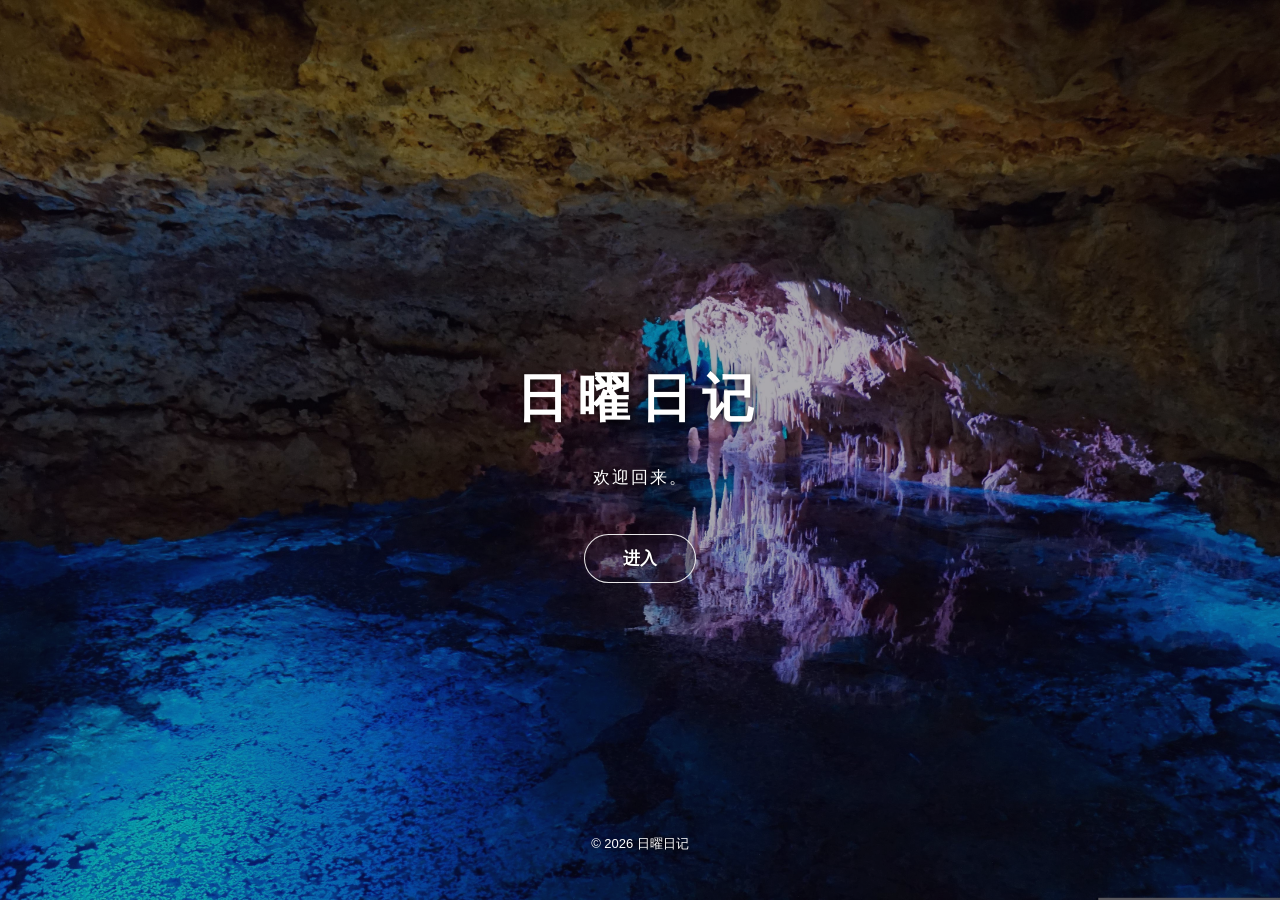
<file: index.html>
<!DOCTYPE html>

<html lang="zh-CN">

<head>
    <meta charset="UTF-8">
    <meta name="viewport" content="width=device-width, initial-scale=1.0">

    <title>日曜日记</title>

    <script>
    // 检查本次浏览是否已经播放过开场
    if (sessionStorage.getItem("openingPlayed") !== "true") {
        window.location.replace("opening.html");
    }
    </script>

    <link rel="stylesheet" href="style.css">
</head>

<body class="home-page">

    
<header>
    <h1>日曜日记</h1>
    <p>好久不见。</p>

    <nav>
        <a href="index.html">首页</a>
        <a href="pages/daybreakdiary.html">日曜日记</a>
        <a href="pages/journal.html">创作日志</a>
        <a href="pages/contact.html">联系方式</a>
    </nav>
</header>


    <main>
        <section class="content-box">
        <h2>你好。</h2>
        <p>这里是日曜日的个人主页。</p>
        <p>想要了解更多的话，请点击上方的标签。</p>
        </section>

        <section class="content-box">
        <h2>这里有什么？</h2>
        <p>
        我在这里发布了我的第一篇视觉小说《日曜日记》。<br>
        感兴趣的话，可以点击上方标签页获取。<br>
        《日曜日记》是一款轻松日常向furry视觉小说，游戏内讲述了胆小内向的猫兽人日曜日在放弃旧工作，独自一人前往“洛沃德”，与众多新朋友相识后发生的故事。<br>
        《日曜日记：本应遗忘的夜晚》是我在言语肇始FVN GameJam 中的作品，仅作为正篇的补充内容。<br>
        《日曜日记》将以连载形式发布，发布平台包括但不限于itch.io。
        </p>
        </section>

        <section class="content-box">
        <h2>如果你想的话</h2>
        <p>
        这里有一些我唱过的歌<br>
            <a class="image-link" href="https://www.bilibili.com/video/BV1vwsW6xEZi/?share_source=copy_web&vd_source=5a44c4506f3620c14fe628024cfb1d9b">
            <img src="images/yakusoku1.jpg" alt="约束">
            </a>
        </p>
        </section>
    </main>

    <footer>
        <p>© 2026 日曜日记</p>
    </footer>

    <script src="main.js"></script>

</body>

</html>
</file>
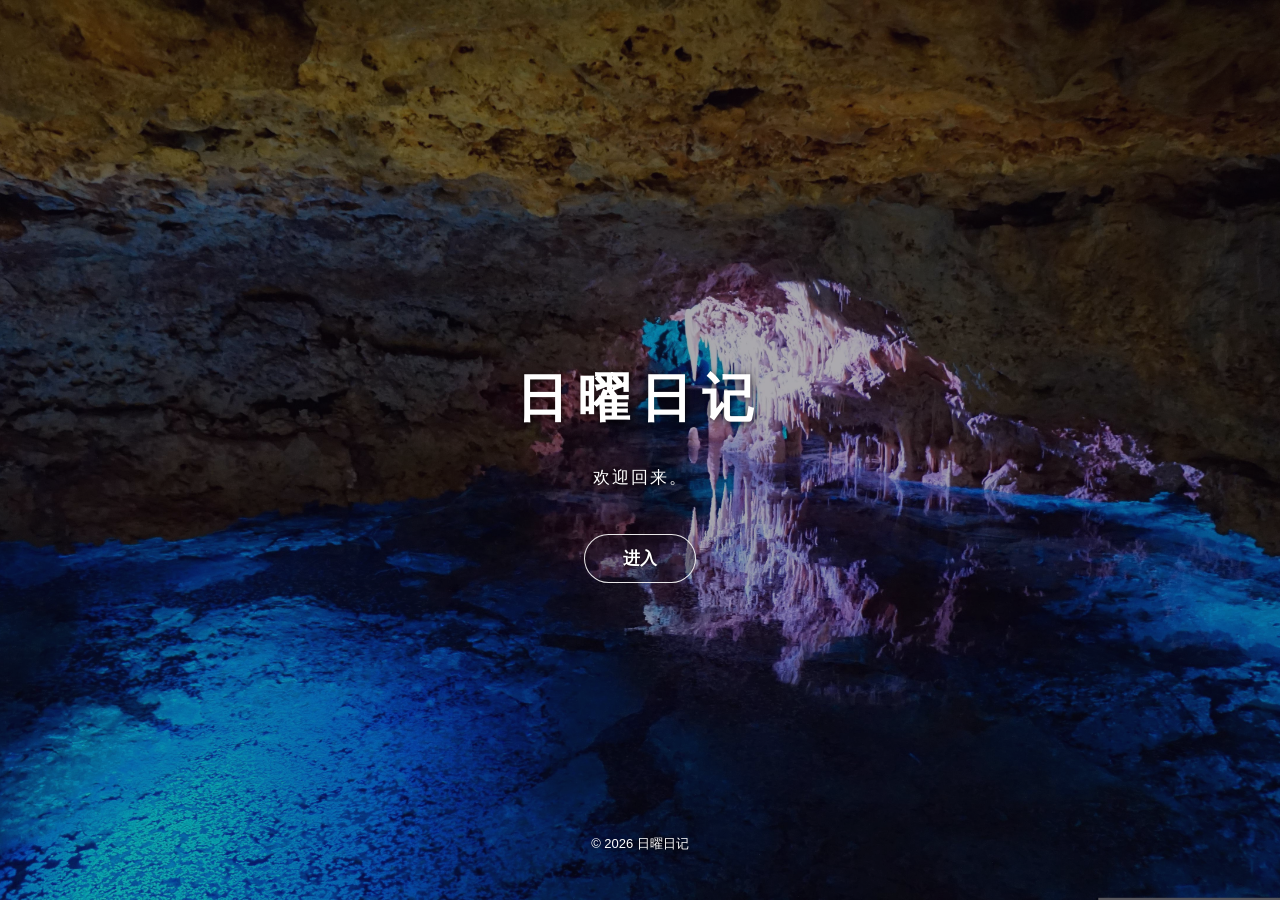
<file: opening.html>
<!DOCTYPE html>
<html lang="zh-CN">
<head>
    <meta charset="UTF-8">
    <meta name="viewport" content="width=device-width, initial-scale=1.0">
    <title>日曜日记</title>
    <link rel="stylesheet" href="style.css">
</head>
<body>

    <main class="opening-screen">

        <div class="opening-content">
            <h1>日曜日记</h1>
            <p>欢迎回来。</p>

            <button id="start-button">进入</button>
        </div>

        <footer class="opening-footer">
            © 2026 日曜日记
        </footer>

    </main>

    <script src="main.js"></script>
</body>
</html>
</file>
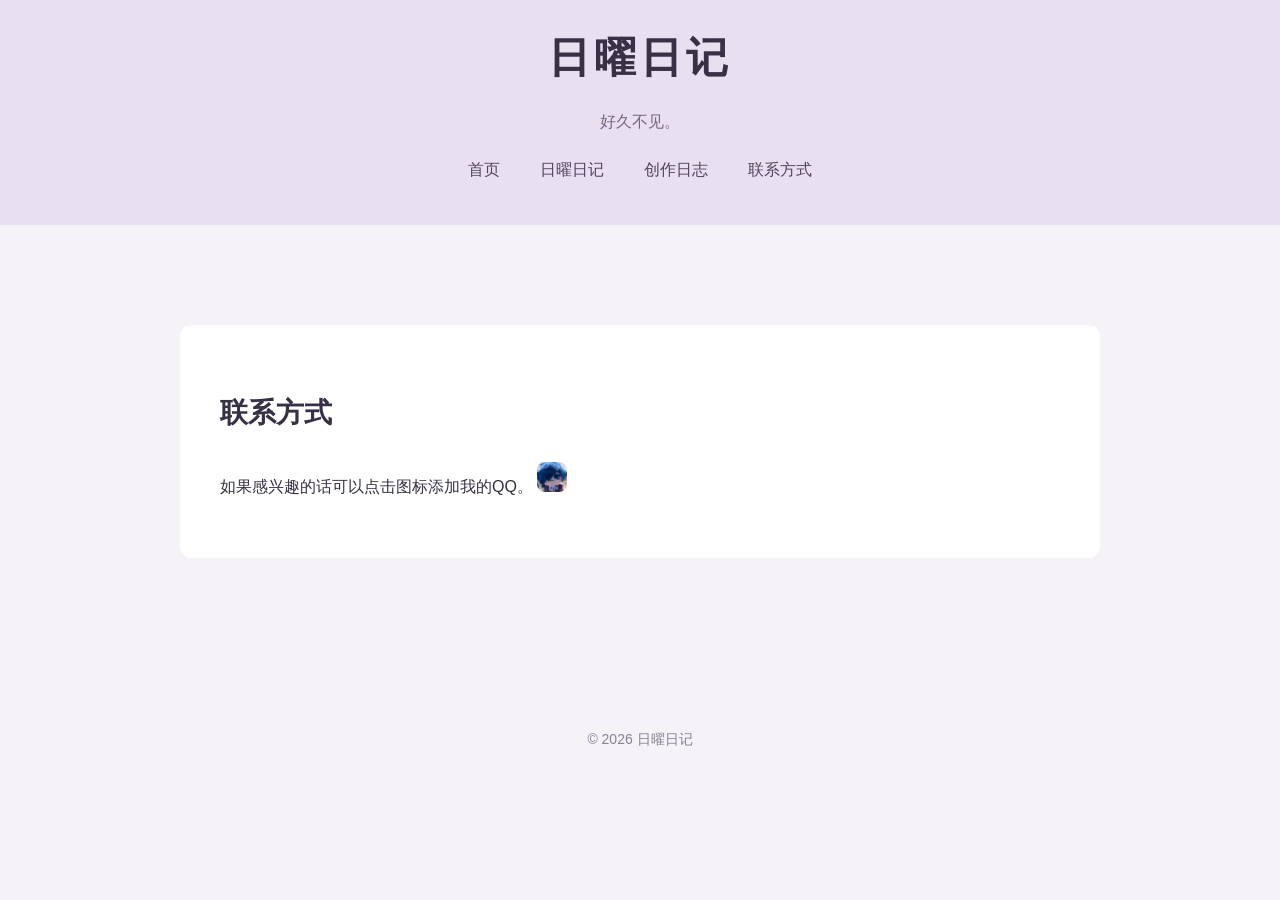
<file: pages/contact.html>
<!DOCTYPE html>
<html lang="zh-CN">
<head>
    <meta charset="UTF-8">
    <meta name="viewport" content="width=device-width, initial-scale=1.0">

    <title>日曜日记 - 联系方式</title>

    <link rel="stylesheet" href="../style.css">
</head>

<body>

    <header>
        <h1>日曜日记</h1>
        <p>好久不见。</p>

        <nav>
            <a href="../index.html">首页</a>
            <a href="daybreakdiary.html">日曜日记</a>
            <a href="journal.html">创作日志</a>
            <a href="contact.html">联系方式</a>
        </nav>
    </header>

    <main>
        <section class="content-box">
        <h2>联系方式</h2>

        <p>
            如果感兴趣的话可以点击图标添加我的QQ。
            <a class="qq-button" href="https://qm.qq.com/q/5vl8G8Chgs">
            <img src="../images/QQimage.jpg" alt="点击添加好友">
            </a>
        </p>
        </section>
    </main>

    <footer>
        <p>© 2026 日曜日记</p>
    </footer>

</body>
</html>
</file>
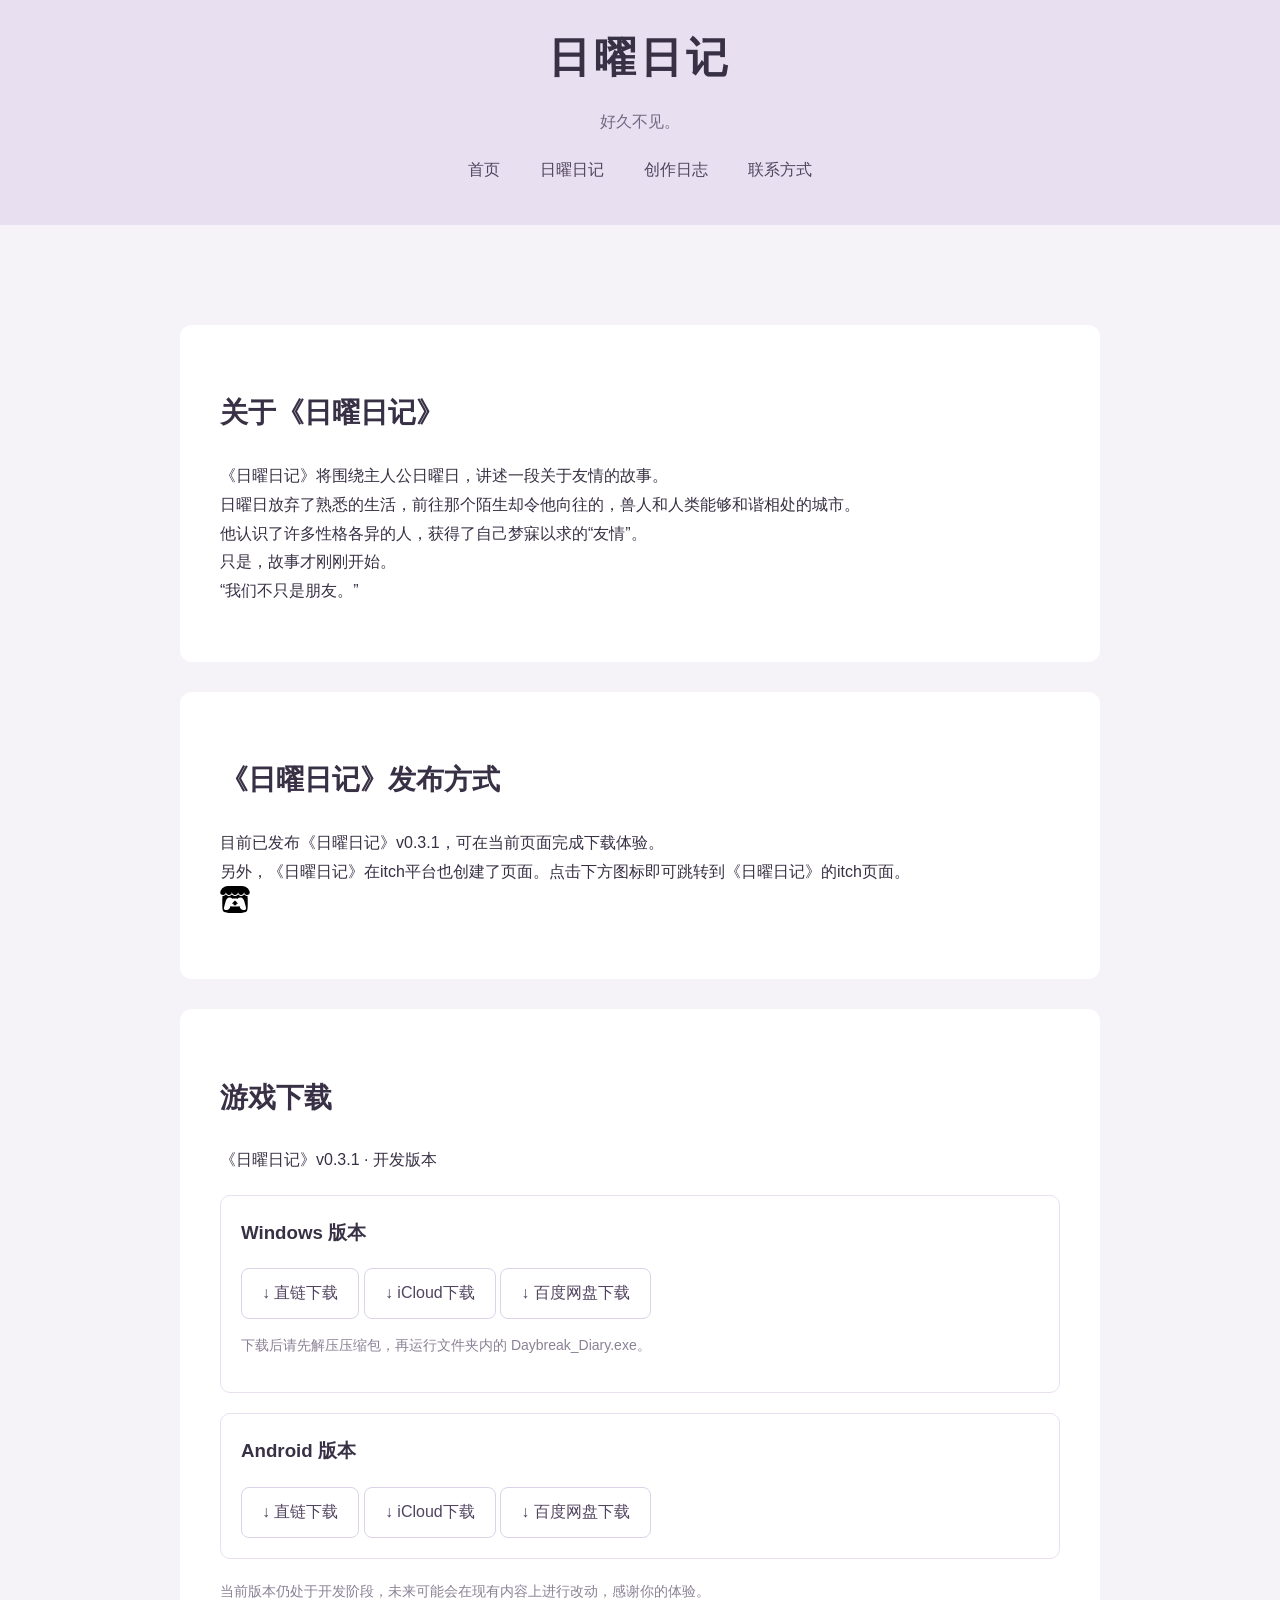
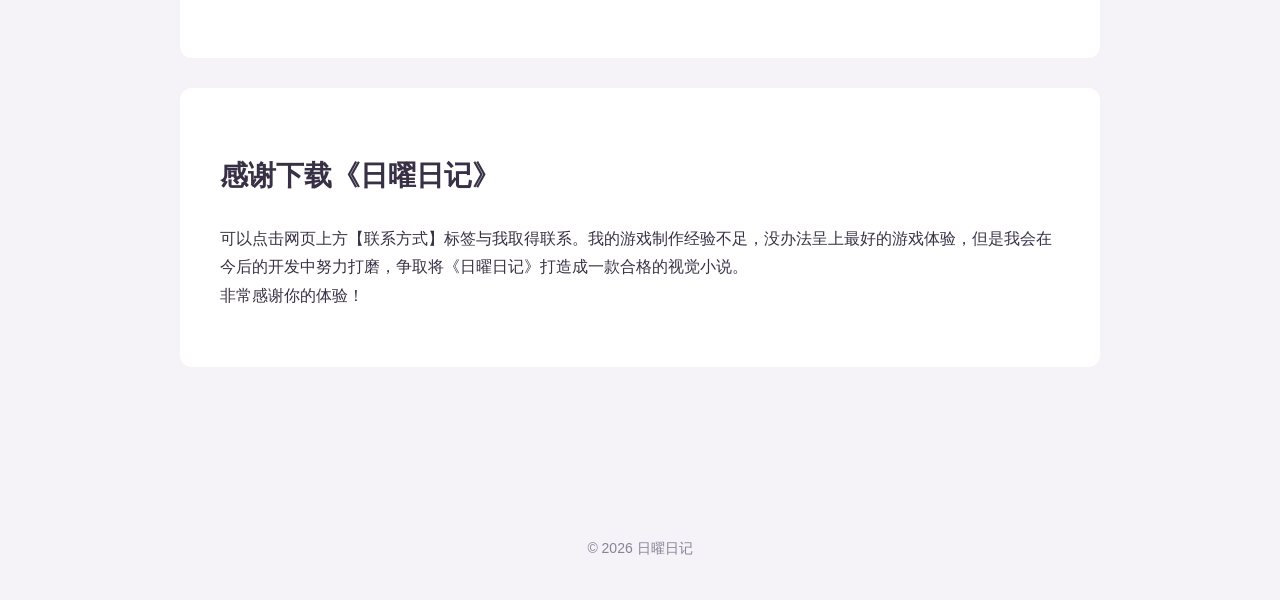
<file: pages/daybreakdiary.html>
<!DOCTYPE html>
<html lang="zh-CN">
<head>
    <meta charset="UTF-8">
    <meta name="viewport" content="width=device-width, initial-scale=1.0">

    <title>日曜日记 - 企划介绍</title>

    <link rel="stylesheet" href="../style.css">
</head>

<body>

    <header>
        <h1>日曜日记</h1>
        <p>好久不见。</p>

        <nav>
            <a href="../index.html">首页</a>
            <a href="daybreakdiary.html">日曜日记</a>
            <a href="journal.html">创作日志</a>
            <a href="contact.html">联系方式</a>
        </nav>
    </header>

    <main>
        <section class="content-box">
        <h2>关于《日曜日记》</h2>
        <p>
            《日曜日记》将围绕主人公日曜日，讲述一段关于友情的故事。<br>
            日曜日放弃了熟悉的生活，前往那个陌生却令他向往的，兽人和人类能够和谐相处的城市。<br>
            他认识了许多性格各异的人，获得了自己梦寐以求的“友情”。<br>
            只是，故事才刚刚开始。<br>
            “我们不只是朋友。”
        </p>
        </section>


        <section class="content-box">
        <h2>《日曜日记》发布方式</h2>
        <p>
            目前已发布《日曜日记》v0.3.1，可在当前页面完成下载体验。<br>
            另外，《日曜日记》在itch平台也创建了页面。点击下方图标即可跳转到《日曜日记》的itch页面。<br>
            <a class="qq-button" href="https://rin070.itch.io/">
            <img src="../images/itchio-textless-black.svg" alt="点击跳转到下载页。">
            </a>
        </p>
        </section>



        <section class="content-box download-box">
            <h2>游戏下载</h2>
            <p>《日曜日记》v0.3.1 · 开发版本</p>

            <div class="download-item">
                <h3>Windows 版本</h3>
                <a
                    class="download-link"
                    href="https://github.com/sugizawa/N1youbiWeb/releases/download/v0.3.1/Daybreak_Dairy-0.3.1-win.zip"
                >
                    ↓ 直链下载
                </a>
                <a
                    class="download-link"
                    href="https://www.icloud.com.cn/iclouddrive/01eSys67A2YdA52kL83ODSALw#Daybreak%5FDairy-0.3.1-win"
                >
                    ↓ iCloud下载
                </a>
                <a
                    class="download-link"
                    href="https://pan.baidu.com/s/1OC_9L1uIErAsyf57OJmk0A?pwd=SGZW"
                >
                    ↓ 百度网盘下载
                </a>
                <p class="download-note">
                    下载后请先解压压缩包，再运行文件夹内的 Daybreak_Diary.exe。
                </p>
            </div>

            <div class="download-item">
                <h3>Android 版本</h3>
                <a
                    class="download-link"
                    href="https://github.com/sugizawa/N1youbiWeb/releases/download/v0.3.1/com.n1youbi.daybreakdiary-0.3.1-1795033788-release.apk"
                >
                    ↓ 直链下载
                </a>
                <a
                    class="download-link"
                    href="https://www.icloud.com.cn/iclouddrive/08ecTuP4A9HgM4SBqB7lDwWFA#com.n1youbi.daybreakdiary-0.3.1-1795033788-release"
                >
                    ↓ iCloud下载
                </a>
                <a
                    class="download-link"
                    href="https://pan.baidu.com/s/12cm5G3uyBxCqAuAbg5wAew?pwd=SGZW"
                >
                    ↓ 百度网盘下载
                </a>
            </div>

            <p class="download-note">
                当前版本仍处于开发阶段，未来可能会在现有内容上进行改动，感谢你的体验。
            </p>
        </section>



        <section class="content-box">
        <h2>感谢下载《日曜日记》</h2>
        <p>
            可以点击网页上方【联系方式】标签与我取得联系。我的游戏制作经验不足，没办法呈上最好的游戏体验，但是我会在今后的开发中努力打磨，争取将《日曜日记》打造成一款合格的视觉小说。<br>
            非常感谢你的体验！
        </p>
        </section>

    </main>

    <footer>
        <p>© 2026 日曜日记</p>
    </footer>

</body>
</html>
</file>
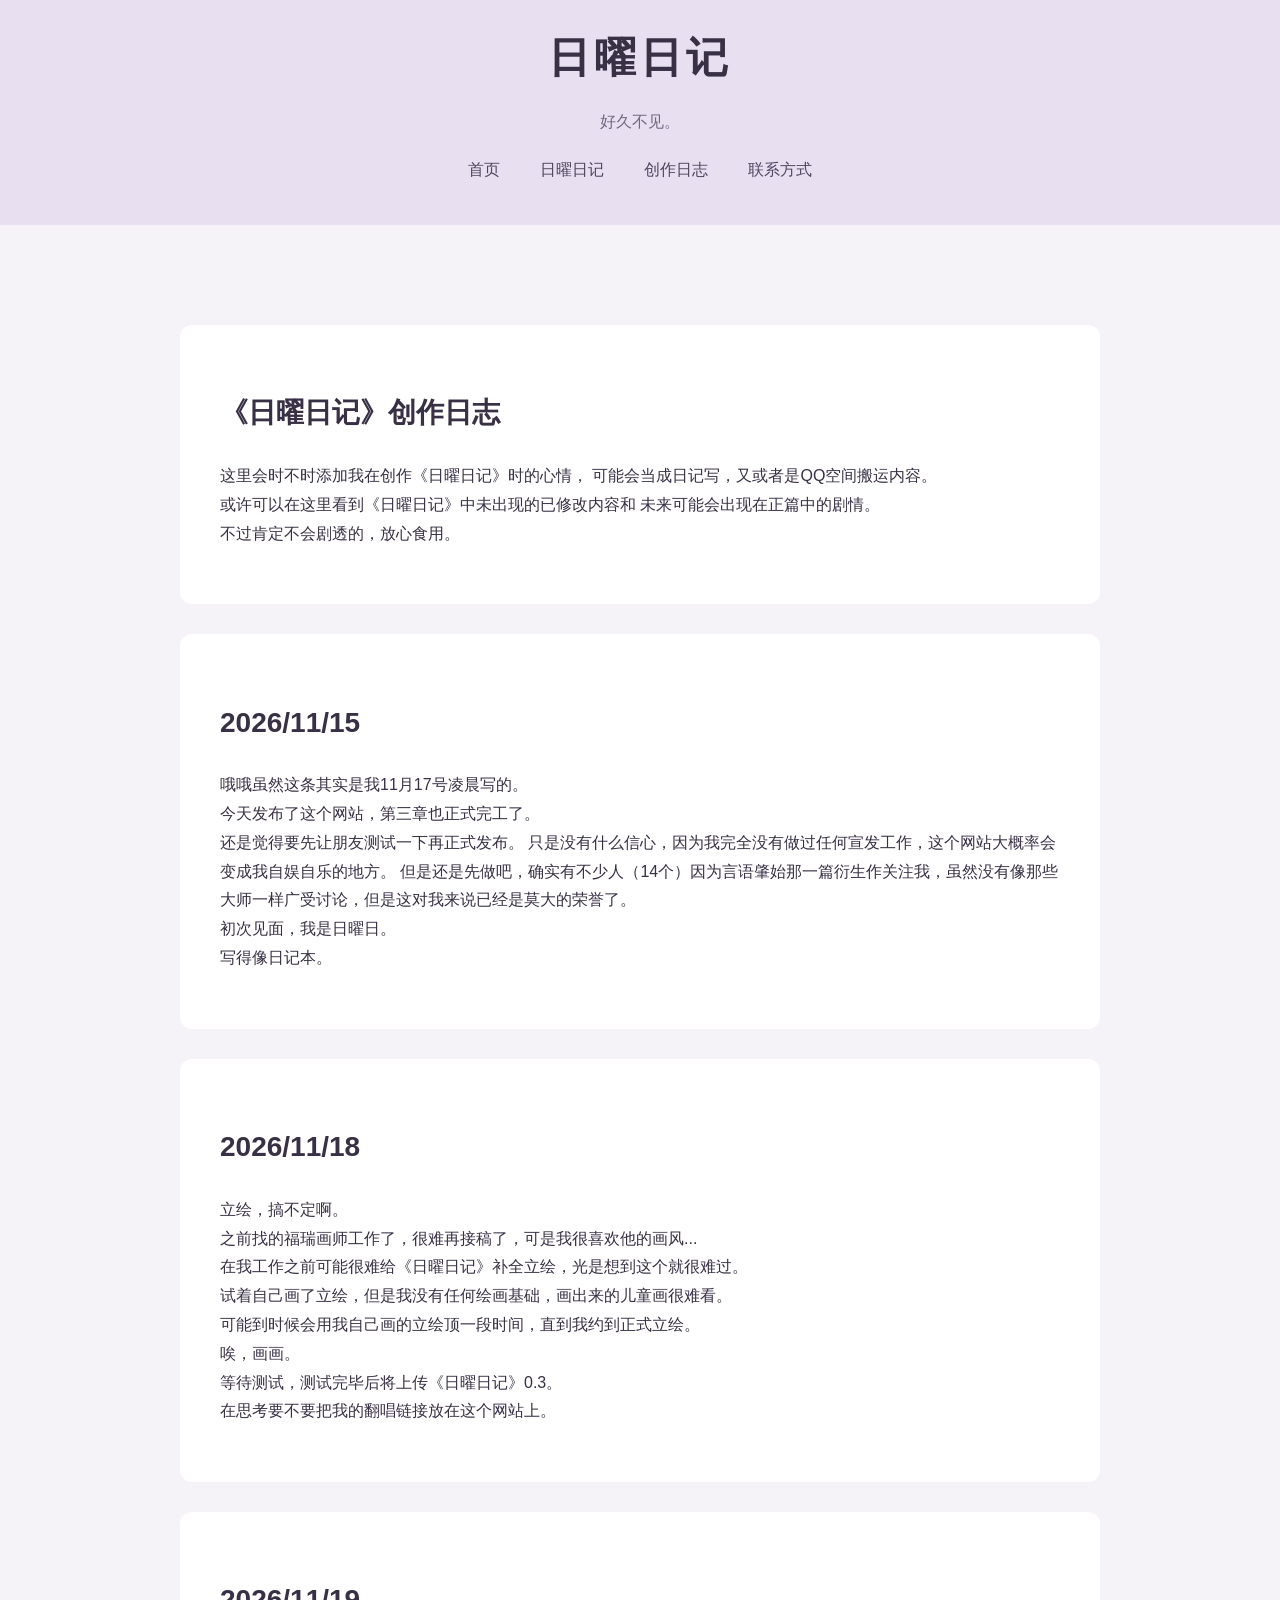
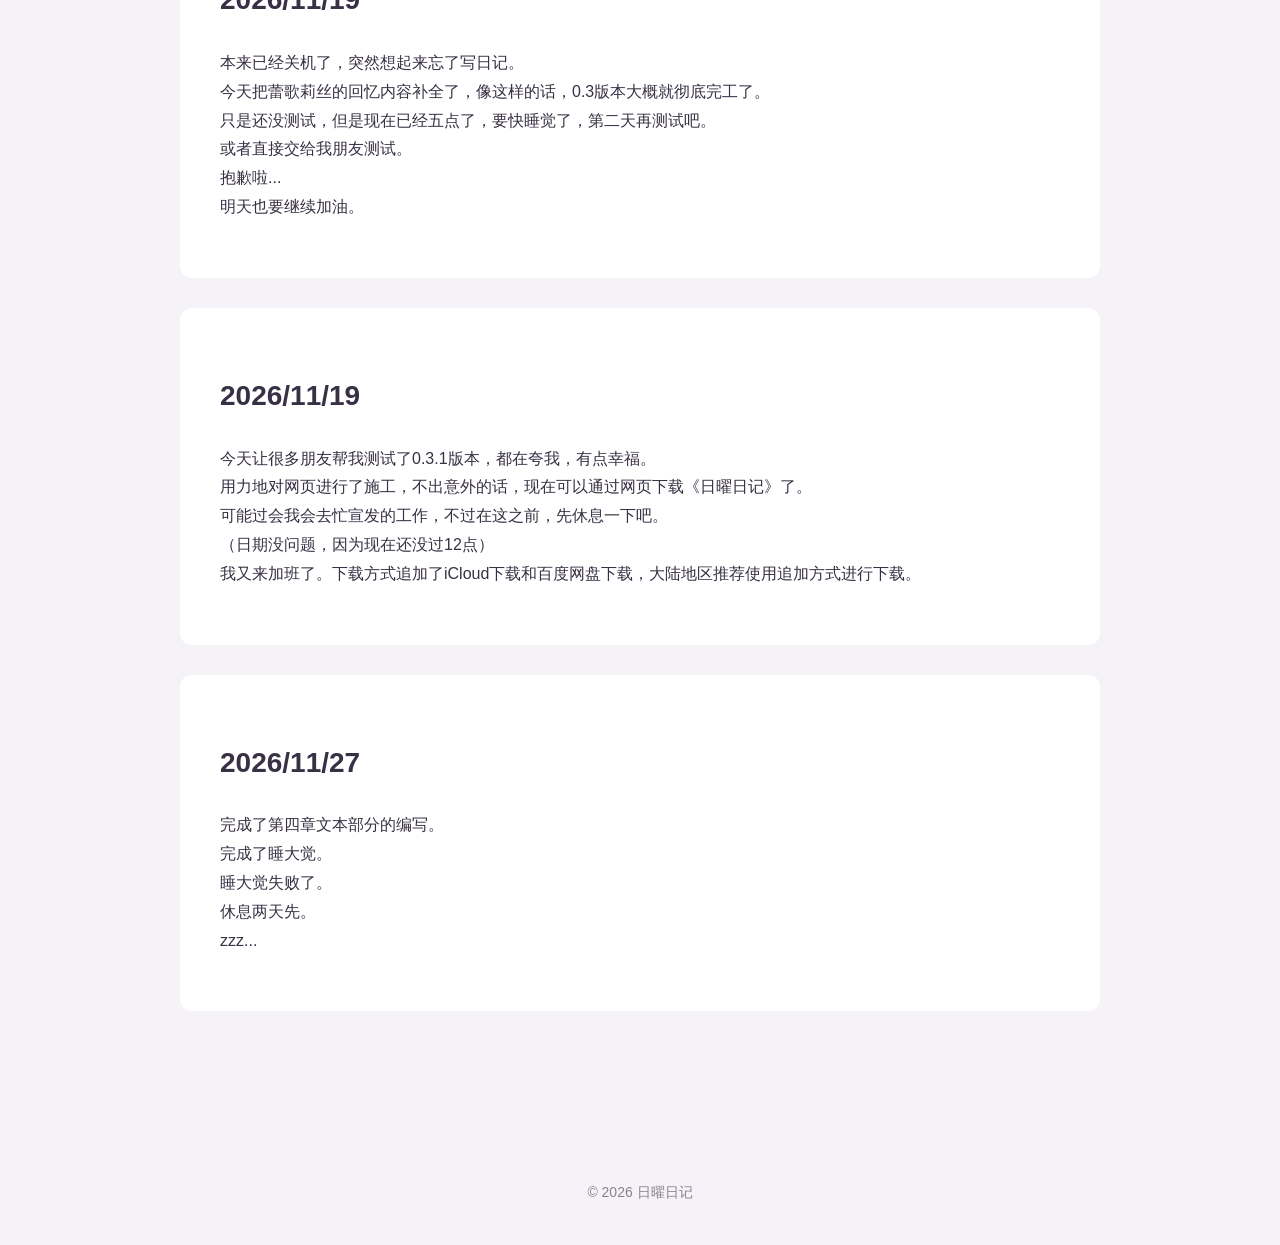
<file: pages/journal.html>
<!DOCTYPE html>
<html lang="zh-CN">
<head>
    <meta charset="UTF-8">
    <meta name="viewport" content="width=device-width, initial-scale=1.0">

    <title>日曜日记 - 创作日志</title>

    <link rel="stylesheet" href="../style.css">
</head>

<body>

    <header>
        <h1>日曜日记</h1>
        <p>好久不见。</p>

        <nav>
            <a href="../index.html">首页</a>
            <a href="daybreakdiary.html">日曜日记</a>
            <a href="journal.html">创作日志</a>
            <a href="contact.html">联系方式</a>
        </nav>
    </header>

    <main>
        <section class="content-box">
        <h2>《日曜日记》创作日志</h2>

        <p>
            这里会时不时添加我在创作《日曜日记》时的心情，
            可能会当成日记写，又或者是QQ空间搬运内容。<br>
            或许可以在这里看到《日曜日记》中未出现的已修改内容和
            未来可能会出现在正篇中的剧情。<br>
            不过肯定不会剧透的，放心食用。
        </p>
        </section>

        <section class="content-box">
        <h2>2026/11/15</h2>
        <p>
            哦哦虽然这条其实是我11月17号凌晨写的。<br>
            今天发布了这个网站，第三章也正式完工了。<br>
            还是觉得要先让朋友测试一下再正式发布。
            只是没有什么信心，因为我完全没有做过任何宣发工作，这个网站大概率会变成我自娱自乐的地方。
            但是还是先做吧，确实有不少人（14个）因为言语肇始那一篇衍生作关注我，虽然没有像那些大师一样广受讨论，但是这对我来说已经是莫大的荣誉了。<br>
            初次见面，我是日曜日。<br>
            写得像日记本。
        </p>
        </section>


        <section class="content-box">
        <h2>2026/11/18</h2>
        <p>
            立绘，搞不定啊。<br>
            之前找的福瑞画师工作了，很难再接稿了，可是我很喜欢他的画风...<br>
            在我工作之前可能很难给《日曜日记》补全立绘，光是想到这个就很难过。<br>
            试着自己画了立绘，但是我没有任何绘画基础，画出来的儿童画很难看。<br>
            可能到时候会用我自己画的立绘顶一段时间，直到我约到正式立绘。<br>
            唉，画画。<br>
            等待测试，测试完毕后将上传《日曜日记》0.3。<br>
            在思考要不要把我的翻唱链接放在这个网站上。
        </p>
        </section>

        <section class="content-box">
        <h2>2026/11/19</h2>
        <p>
            本来已经关机了，突然想起来忘了写日记。<br>
            今天把蕾歌莉丝的回忆内容补全了，像这样的话，0.3版本大概就彻底完工了。<br>
            只是还没测试，但是现在已经五点了，要快睡觉了，第二天再测试吧。<br>
            或者直接交给我朋友测试。<br>
            抱歉啦...<br>
            明天也要继续加油。
        </p>
        </section>

        <section class="content-box">
        <h2>2026/11/19</h2>
        <p>
            今天让很多朋友帮我测试了0.3.1版本，都在夸我，有点幸福。<br>
            用力地对网页进行了施工，不出意外的话，现在可以通过网页下载《日曜日记》了。<br>
            可能过会我会去忙宣发的工作，不过在这之前，先休息一下吧。<br>
            （日期没问题，因为现在还没过12点）<br>
            我又来加班了。下载方式追加了iCloud下载和百度网盘下载，大陆地区推荐使用追加方式进行下载。
        </p>
        </section>

        <section class="content-box">
        <h2>2026/11/27</h2>
        <p>
            完成了第四章文本部分的编写。<br>
            完成了睡大觉。<br>
            睡大觉失败了。<br>
            休息两天先。<br>
            zzz...

        </p>
        </section>


    </main>

    <footer>
        <p>© 2026 日曜日记</p>
    </footer>

</body>
</html>
</file>
<file: style.css>
/* 全局基础设置 */
* {
    box-sizing: border-box;
}

body {
    margin: 0;
    font-family: "Microsoft YaHei", sans-serif;
    background-color: #f5f2f8;
    color: #383044;
    line-height: 1.8;
}

/* 页面顶部 */
header {
    padding: 20px 40px;
    text-align: center;
    background-color: #e8e0f0;
}

header h1 {
    font-size: 42px;
    margin: 0;
    letter-spacing: 4px;
}

header p {
    margin-top: 12px;
    color: #746783;
}

/* 页面主要内容 */
main {
    max-width: 1000px;
    margin: 60px auto;
    padding: 40px;
    background-color: transparent;
    border-radius: 12px;
}

main h2 {
    font-size: 28px;
}

/* 页面底部 */
footer {
    padding: 25px;
    text-align: center;
    color: #8b8195;
    font-size: 14px;
}


/* 顶部导航栏 */
nav {
    margin-top: 20px;
    display: flex;
    justify-content: center;
    gap: 40px;
    margin-bottom: 20px;
}

nav a {
    color: #514460;
    text-decoration: none;
    font-size: 16px;
    transition: color 0.2s;
}

nav a:hover {
    color: #a17ac4;
}

.qq-button img {
    width: 30px;
    height: auto;
    border-radius: 8px;
    transition: transform 0.2s;
}

.qq-button img:hover {
    transform: scale(1.05);
}




/* 开幕画面 */
.opening-screen {
    position: fixed;
    inset: 0;

    width: 100%;
    height: 100vh;
    min-height: 100%;

    /* 覆盖原本 main 的样式 */
    max-width: none;
    margin: 0;
    padding: 0;
    border-radius: 0;
    background-color: transparent;

    /* 背景图片 */
    background-image: url("images/opening-bg.jpg");
    background-size: cover;
    background-position: center;
    background-repeat: no-repeat;

    display: flex;
    flex-direction: column;
    justify-content: center;
    align-items: center;

    position: fixed;
    text-align: center;
    overflow: hidden;
    opacity: 1;
    transition: opacity 1.2s ease;
}

/* 背景遮罩：让文字更容易阅读 */
.opening-screen::before {
    content: "";
    position: absolute;
    inset: 0;
    background: rgba(15, 10, 25, 0.35);
    z-index: 0;
}

/* 标题内容 */
.opening-content {
    position: relative;
    z-index: 1;
    color: white;
    text-shadow: 0 2px 8px rgba(0, 0, 0, 0.8);
}

/* 网站标题 */
.opening-content h1 {
    font-family: "Microsoft YaHei", sans-serif;
    font-size: 52px;
    font-weight: 700;
    letter-spacing: 10px;
    margin-bottom: 18px;
}

/* 副标题 */
.opening-content p {
    font-size: 17px;
    font-weight: 500;
    letter-spacing: 2px;
    margin-bottom: 40px;
}

/* 开始按钮 */
#start-button {
    padding: 12px 38px;
    border: 1px solid rgba(255, 255, 255, 0.9);
    border-radius: 30px;
    background: rgba(20, 15, 30, 0.35);
    color: white;
    font-size: 17px;
    font-weight: 600;
    cursor: pointer;
    text-shadow: 0 1px 4px rgba(0, 0, 0, 0.8);
    transition: background-color 0.2s, transform 0.2s;
}

#start-button:hover {
    background: rgba(255, 255, 255, 0.25);
    transform: scale(1.05);
}

/* 底部版权 */
.opening-footer {
    position: absolute;
    z-index: 1;
    bottom: 20px;
    color: white;
    font-size: 13px;
    text-shadow: 0 2px 5px rgba(0, 0, 0, 0.9);
}
/* 开幕画面淡出 */
.opening-screen.fade-out {
    animation: opening-fade-out 1.2s ease forwards;
    pointer-events: none;
}

@keyframes opening-fade-out {
    from {
        opacity: 1;
    }

    to {
        opacity: 0;
    }
}

/* 首页淡入动画 */
body.home-page {
    opacity: 0;
    animation: home-fade-in 1.2s ease forwards;
}

/* 定义淡入过程 */
@keyframes home-fade-in {
    from {
        opacity: 0;
    }

    to {
        opacity: 1;
    }
}

/* 开幕画面淡入 */
.opening-screen {
    opacity: 0;
    animation: opening-fade-in 1.5s ease forwards;
}

/* 定义淡入过程 */
@keyframes opening-fade-in {
    from {
        opacity: 0;
    }

    to {
        opacity: 1;
    }
}

/* 独立内容卡片 */
.content-box {
    background-color: #ffffff;
    padding: 40px;
    border-radius: 12px;
    margin-bottom: 30px;
}



/* 游戏下载区域 */
.download-box {
    background-color: #ffffff;
}

/* 每个平台的下载区域 */
.download-item {
    padding: 20px;
    margin-top: 20px;
    margin-bottom: 20px;
    border: 1px solid #e8e0f0;
    border-radius: 10px;
}

/* 平台标题 */
.download-item h3 {
    margin-top: 0;
    color: #383044;
}

/* 下载按钮 */
.download-link {
    display: inline-block;
    padding: 10px 20px;
    border: 1px solid #dcd2e8;
    border-radius: 8px;
    color: #514460;
    text-decoration: none;
    transition: background-color 0.2s, border-color 0.2s;
}

/* 鼠标悬停效果 */
.download-link:hover {
    background-color: #f5f2f8;
    border-color: #a17ac4;
    color: #746783;
}

/* 版本说明 */
.download-note {
    color: #8b8195;
    font-size: 14px;
}


/* 可点击图片 */
.image-link img {
    width: 800px;
    height: auto;
    border-radius: 10px;
    transition: transform 0.2s;
}
</file>
